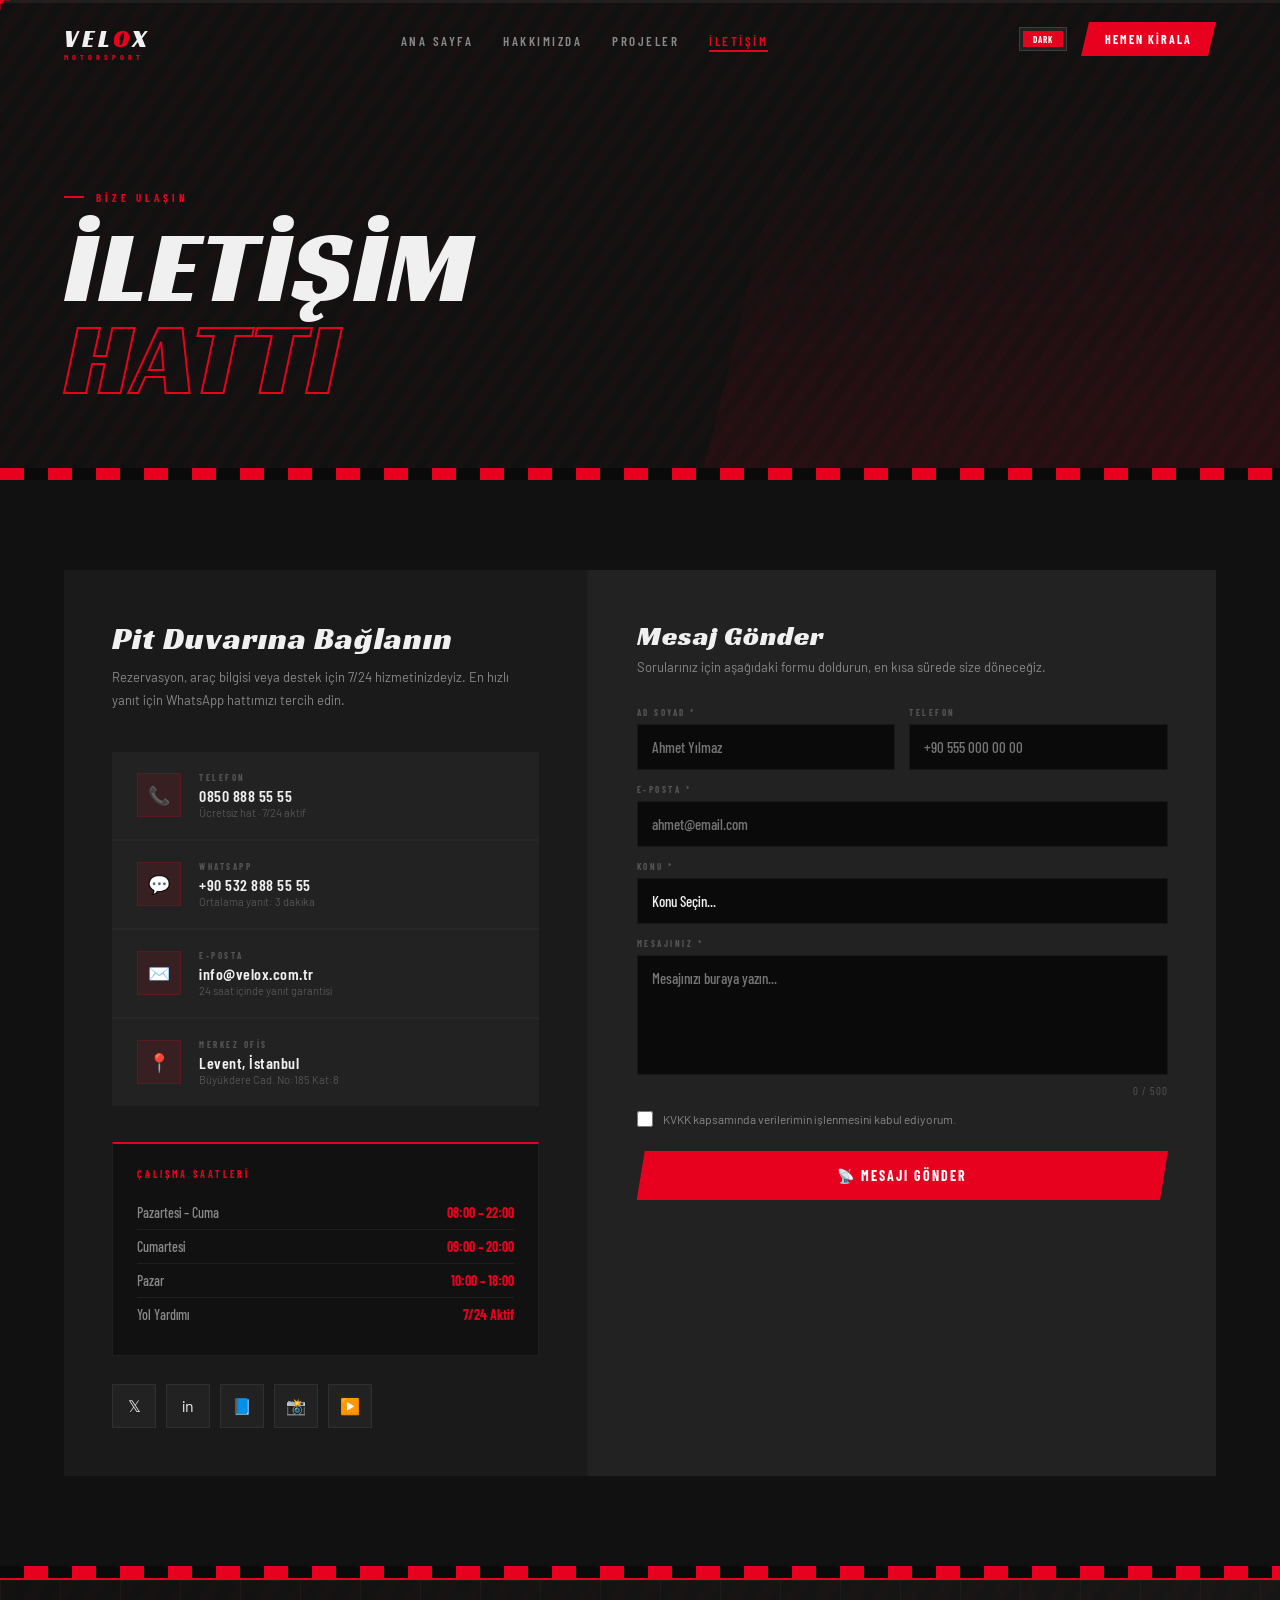
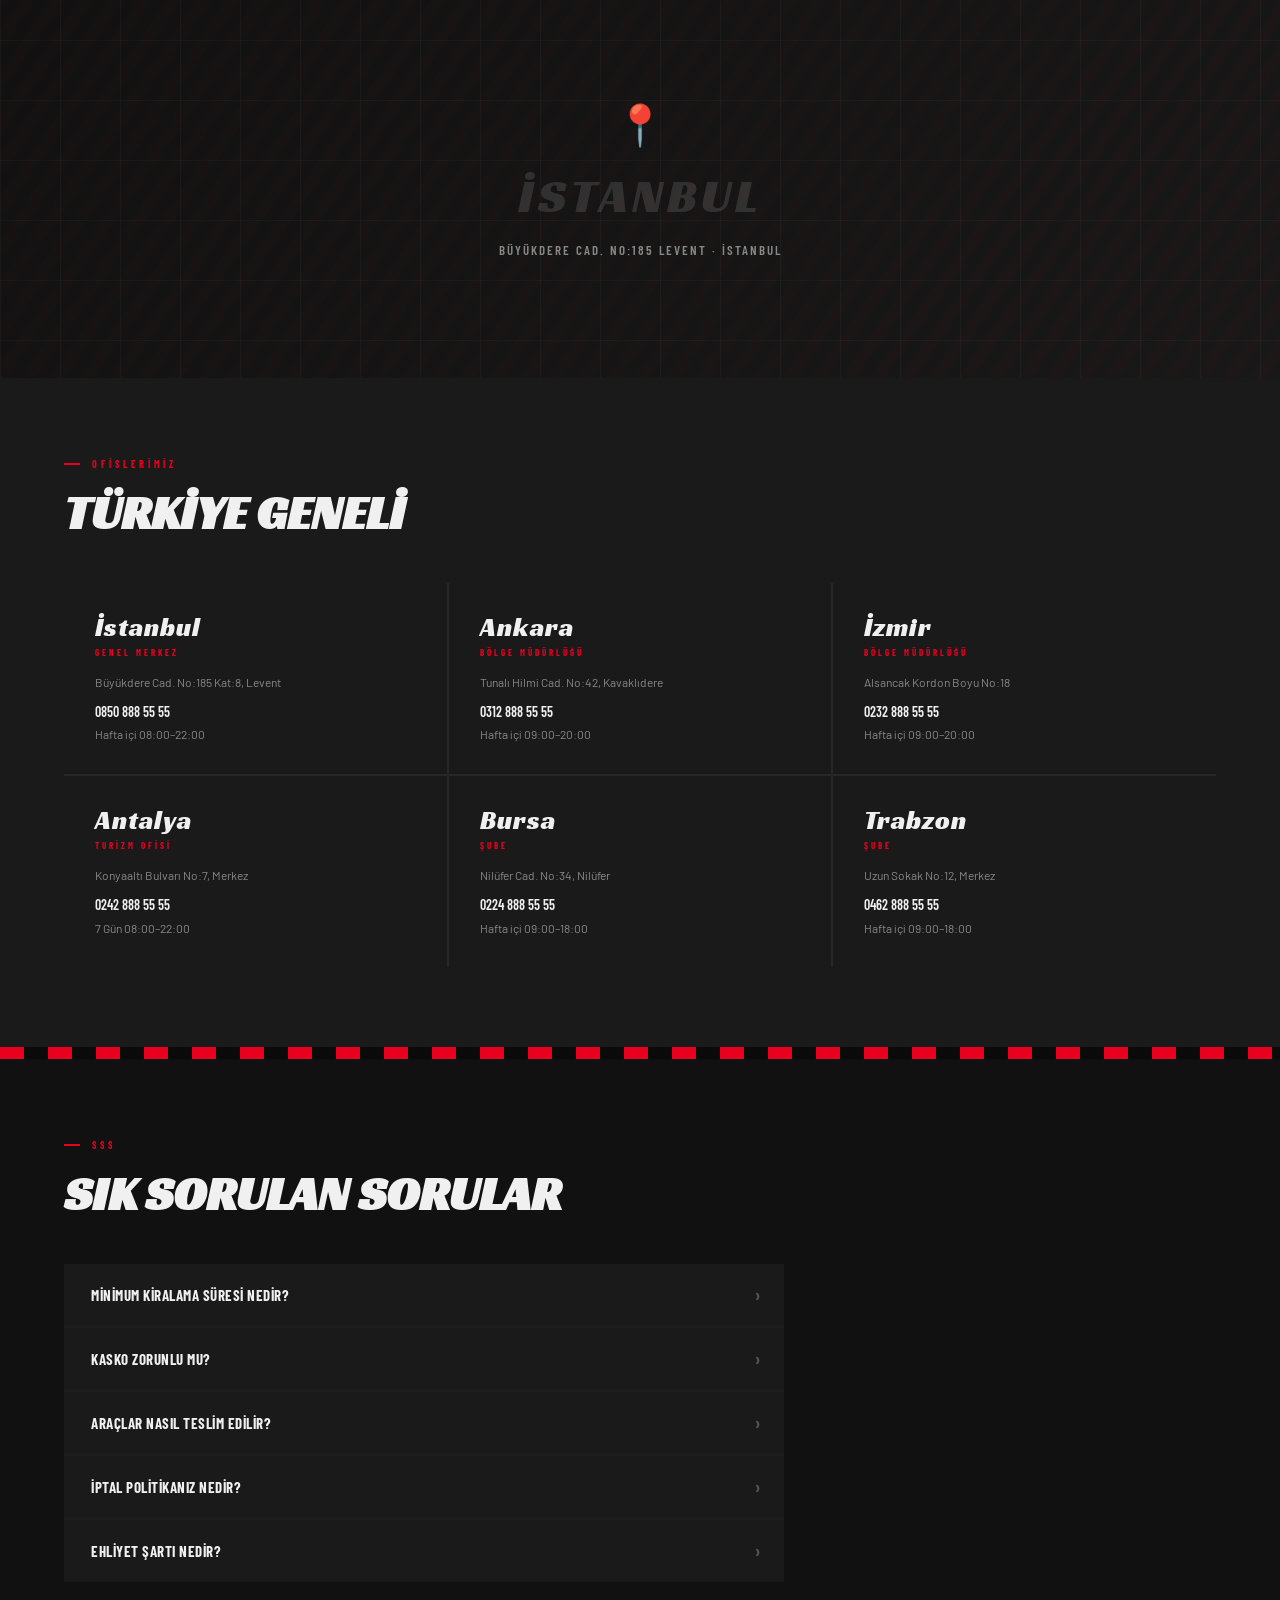
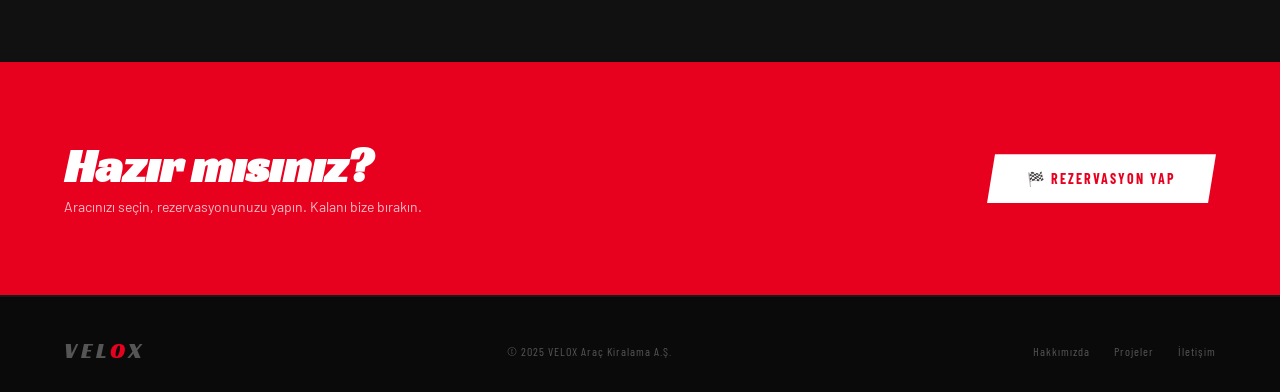
<file: iletisim.html>
<!DOCTYPE html>
<html lang="tr" data-theme="dark">
<head>
<meta charset="UTF-8">
<meta name="viewport" content="width=device-width, initial-scale=1.0">
<title>VELOX — İletişim</title>
<link href="https://fonts.googleapis.com/css2?family=Racing+Sans+One&family=Barlow+Condensed:wght@400;500;600;700;800;900&family=Barlow:wght@300;400;500;600&display=swap" rel="stylesheet">
<style>
:root {
  --bg:#0a0a0a; --bg2:#111; --bg3:#181818;
  --surface:#1a1a1a; --surface2:#222; --surface3:#2a2a2a;
  --red:#e8001f; --red2:#ff1a35; --red-dim:rgba(232,0,31,.1); --red-glow:rgba(232,0,31,.25);
  --text:#f0f0f0; --text-dim:#888; --text-muted:#555;
  --border:rgba(255,255,255,.06); --border2:rgba(255,255,255,.12);
  --carbon:repeating-linear-gradient(45deg,rgba(255,255,255,.015) 0px,rgba(255,255,255,.015) 1px,transparent 1px,transparent 8px),repeating-linear-gradient(-45deg,rgba(255,255,255,.015) 0px,rgba(255,255,255,.015) 1px,transparent 1px,transparent 8px);
  --clip:polygon(8px 0%,100% 0%,calc(100% - 8px) 100%,0% 100%);
  --tr:all .3s cubic-bezier(.25,.8,.25,1);
}
[data-theme="light"]{
  --bg:#f0f0ee; --bg2:#e8e8e6; --bg3:#e0e0de;
  --surface:#fff; --surface2:#f4f4f2; --surface3:#ebebea;
  --red:#cc0018; --red2:#e8001f; --red-dim:rgba(204,0,24,.07); --red-glow:rgba(204,0,24,.15);
  --text:#0d0d0d; --text-dim:#555; --text-muted:#999;
  --border:rgba(0,0,0,.08); --border2:rgba(0,0,0,.16);
}
*,*::before,*::after{margin:0;padding:0;box-sizing:border-box;}
html{scroll-behavior:smooth;}
body{background:var(--bg);background-image:var(--carbon);color:var(--text);font-family:'Barlow',sans-serif;overflow-x:hidden;cursor:none;transition:background .5s,color .5s;}
::-webkit-scrollbar{width:4px;} ::-webkit-scrollbar-track{background:var(--bg2);} ::-webkit-scrollbar-thumb{background:var(--red);}
.cursor{width:8px;height:8px;background:var(--red);border-radius:50%;position:fixed;pointer-events:none;z-index:99999;transform:translate(-50%,-50%);box-shadow:0 0 12px var(--red-glow);}
.cursor-cross{position:fixed;pointer-events:none;z-index:99998;transform:translate(-50%,-50%);}
.cursor-cross::before,.cursor-cross::after{content:'';position:absolute;background:rgba(232,0,31,.5);}
.cursor-cross::before{width:20px;height:1px;top:0;left:-10px;}
.cursor-cross::after{width:1px;height:20px;top:-10px;left:0;}
.cursor.hov{width:4px;height:4px;background:#f0f0f0;}
#prog{position:fixed;top:0;left:0;right:0;height:3px;z-index:9999;background:var(--border);}
#prog-fill{height:100%;background:linear-gradient(90deg,var(--red),var(--red2));width:0;transition:width .08s linear;box-shadow:0 0 12px var(--red-glow);}

nav{position:fixed;top:0;left:0;right:0;z-index:1000;padding:22px 64px;display:flex;align-items:center;justify-content:space-between;transition:var(--tr);}
nav.sc{padding:14px 64px;background:rgba(10,10,10,.95);backdrop-filter:blur(20px);border-bottom:1px solid var(--border);}
[data-theme="light"] nav.sc{background:rgba(240,240,238,.95);}
.nav-logo{font-family:'Racing Sans One',cursive;font-size:24px;letter-spacing:4px;text-decoration:none;color:var(--text);position:relative;}
.nav-logo em{color:var(--red);font-style:normal;}
.nav-logo::after{content:'MOTORSPORT';position:absolute;bottom:-8px;left:0;font-family:'Barlow Condensed',sans-serif;font-size:8px;letter-spacing:4px;color:var(--red);font-weight:700;}
.nav-links{display:flex;gap:30px;list-style:none;}
.nav-links a{font-family:'Barlow Condensed',sans-serif;font-size:13px;font-weight:600;letter-spacing:2.5px;text-transform:uppercase;color:var(--text-dim);text-decoration:none;transition:color .25s;position:relative;}
.nav-links a::before{content:'';position:absolute;bottom:-3px;left:0;right:0;height:2px;background:var(--red);transform:scaleX(0);transform-origin:right;transition:transform .3s;}
.nav-links a:hover{color:var(--text);}
.nav-links a:hover::before,.nav-links a.active::before{transform:scaleX(1);transform-origin:left;}
.nav-links a.active{color:var(--red);}
.nav-right{display:flex;align-items:center;gap:14px;}
.theme-btn{width:48px;height:24px;cursor:none;background:var(--surface2);border:1px solid var(--border2);position:relative;overflow:hidden;}
.theme-ind{position:absolute;inset:3px;background:var(--red);display:flex;align-items:center;justify-content:center;font-family:'Barlow Condensed',sans-serif;font-size:9px;font-weight:700;letter-spacing:1px;color:#fff;}
.nav-cta{font-family:'Barlow Condensed',sans-serif;font-size:12px;font-weight:700;letter-spacing:2px;text-transform:uppercase;background:var(--red);color:#fff;border:none;padding:10px 24px;cursor:none;transition:var(--tr);clip-path:var(--clip);}
.nav-cta:hover{background:#fff;color:var(--red);}

.checker{height:12px;background:repeating-linear-gradient(90deg,var(--red) 0,var(--red) 24px,var(--bg) 24px,var(--bg) 48px);}
.checker.alt{background:repeating-linear-gradient(90deg,var(--bg) 0,var(--bg) 24px,var(--red) 24px,var(--red) 48px);}

/* PAGE HERO */
.page-hero{min-height:52vh;display:flex;align-items:flex-end;padding:160px 64px 64px;position:relative;overflow:hidden;background:var(--bg2);}
.page-hero-bg{position:absolute;inset:0;background:repeating-linear-gradient(-55deg,transparent,transparent 10px,rgba(232,0,31,.03) 10px,rgba(232,0,31,.03) 20px);}
.page-hero-slash{position:absolute;top:0;right:0;width:45%;height:100%;background:linear-gradient(170deg,transparent 30%,var(--red-dim) 100%);clip-path:polygon(20% 0,100% 0,100% 100%,0% 100%);}
.page-hero-slash::before{content:'';position:absolute;left:0;top:0;bottom:0;width:3px;background:linear-gradient(180deg,transparent,var(--red) 40%,var(--red) 60%,transparent);}
.page-eyebrow{display:flex;align-items:center;gap:12px;font-family:'Barlow Condensed',sans-serif;font-size:11px;font-weight:700;letter-spacing:4px;text-transform:uppercase;color:var(--red);margin-bottom:16px;}
.page-eyebrow::before{content:'';width:20px;height:2px;background:var(--red);}
.page-title{font-family:'Racing Sans One',cursive;font-size:clamp(52px,8vw,110px);line-height:.9;letter-spacing:1px;position:relative;z-index:2;}
.page-title span{display:block;}
.page-title .t-out{-webkit-text-stroke:2px var(--red);color:transparent;}

/* CONTACT GRID */
.contact-section{padding:90px 64px;background:var(--bg2);}
.contact-grid{display:grid;grid-template-columns:1fr 1.2fr;gap:2px;background:var(--border);}

/* INFO PANEL */
.info-panel{background:var(--surface);padding:48px;}
.info-title{font-family:'Racing Sans One',cursive;font-size:32px;letter-spacing:1px;margin-bottom:8px;}
.info-sub{font-size:13px;color:var(--text-dim);line-height:1.75;margin-bottom:40px;}
.contact-items{display:flex;flex-direction:column;gap:2px;background:var(--border);margin-bottom:36px;}
.contact-item{background:var(--surface2);padding:20px 22px;display:flex;align-items:center;gap:18px;border-left:3px solid transparent;transition:var(--tr);cursor:none;}
.contact-item:hover{border-left-color:var(--red);background:var(--surface3);}
.contact-ico{width:44px;height:44px;background:var(--red-dim);border:1px solid rgba(232,0,31,.2);display:flex;align-items:center;justify-content:center;font-size:18px;flex-shrink:0;transition:var(--tr);}
.contact-item:hover .contact-ico{background:var(--red);border-color:var(--red);}
.contact-label{font-family:'Barlow Condensed',sans-serif;font-size:9px;font-weight:700;letter-spacing:2.5px;text-transform:uppercase;color:var(--text-muted);margin-bottom:3px;}
.contact-value{font-family:'Barlow Condensed',sans-serif;font-size:16px;font-weight:600;letter-spacing:0.5px;color:var(--text);}
.contact-note{font-size:11px;color:var(--text-muted);margin-top:1px;}

/* Hours */
.hours-box{background:var(--bg2);border:1px solid var(--border);border-top:2px solid var(--red);padding:24px;margin-bottom:28px;}
.hours-title{font-family:'Barlow Condensed',sans-serif;font-size:10px;font-weight:700;letter-spacing:3px;text-transform:uppercase;color:var(--red);margin-bottom:16px;}
.hours-row{display:flex;justify-content:space-between;align-items:center;padding:8px 0;border-bottom:1px solid var(--border);font-family:'Barlow Condensed',sans-serif;font-size:14px;font-weight:500;}
.hours-row:last-child{border-bottom:none;}
.hours-day{color:var(--text-dim);}
.hours-time{font-weight:700;}
.hours-time.open{color:var(--red);}

/* Social */
.social-row{display:flex;gap:10px;}
.soc-btn{width:44px;height:44px;background:var(--surface2);border:1px solid var(--border);display:flex;align-items:center;justify-content:center;font-size:16px;cursor:none;transition:var(--tr);}
.soc-btn:hover{background:var(--red);border-color:var(--red);}

/* FORM PANEL */
.form-panel{background:var(--surface2);padding:48px;}
.form-title{font-family:'Racing Sans One',cursive;font-size:28px;letter-spacing:1px;margin-bottom:6px;}
.form-sub{font-size:13px;color:var(--text-dim);margin-bottom:32px;}
.f-row{display:grid;grid-template-columns:1fr 1fr;gap:14px;margin-bottom:14px;}
.f-row.full{grid-template-columns:1fr;}
.f-group{display:flex;flex-direction:column;gap:6px;}
.f-group label{font-family:'Barlow Condensed',sans-serif;font-size:9px;font-weight:700;letter-spacing:2.5px;text-transform:uppercase;color:var(--text-muted);}
.f-group input,.f-group select,.f-group textarea{background:var(--bg);border:1px solid var(--border);color:var(--text);padding:13px 14px;font-family:'Barlow Condensed',sans-serif;font-size:15px;font-weight:500;outline:none;transition:var(--tr);appearance:none;cursor:none;}
.f-group input:focus,.f-group select:focus,.f-group textarea:focus{border-color:var(--red);background:var(--red-dim);box-shadow:0 0 0 2px rgba(232,0,31,.1);}
.f-group textarea{resize:none;height:120px;}
.f-group select option{background:var(--surface);}
.f-group.err input,.f-group.err select,.f-group.err textarea{border-color:#ff4444!important;}
.err-txt{font-size:11px;color:#ff4444;display:none;}
.f-group.err .err-txt{display:block;}

/* Char count */
.char-count{font-family:'Barlow Condensed',sans-serif;font-size:11px;color:var(--text-muted);text-align:right;margin-top:3px;letter-spacing:1px;}

.submit-btn{font-family:'Barlow Condensed',sans-serif;font-size:14px;font-weight:700;letter-spacing:2px;text-transform:uppercase;background:var(--red);color:#fff;border:none;padding:16px 48px;cursor:none;transition:var(--tr);clip-path:var(--clip);position:relative;overflow:hidden;width:100%;margin-top:8px;}
.submit-btn::after{content:'';position:absolute;top:0;left:-100%;width:60%;height:100%;background:linear-gradient(90deg,transparent,rgba(255,255,255,.25),transparent);transition:left .5s;}
.submit-btn:hover::after{left:150%;}
.submit-btn:hover{background:var(--red2);box-shadow:0 0 40px var(--red-glow);}
.submit-btn:disabled{background:var(--surface3);color:var(--text-muted);cursor:not-allowed;clip-path:none;box-shadow:none;}

/* Success state */
.form-success{display:none;text-align:center;padding:48px 20px;}
.form-success.show{display:block;}
.form-success-flag{display:flex;justify-content:center;margin-bottom:24px;}
.success-flag-inner{display:grid;grid-template-columns:repeat(6,16px);grid-template-rows:repeat(3,16px);}
.sf-c:nth-child(odd){background:#fff;}
.sf-c:nth-child(even){background:#111;}
.form-success h3{font-family:'Racing Sans One',cursive;font-size:38px;letter-spacing:1px;margin-bottom:10px;}
.form-success p{font-size:13px;color:var(--text-dim);line-height:1.7;max-width:320px;margin:0 auto 28px;}
.success-id{font-family:'Racing Sans One',cursive;font-size:20px;letter-spacing:4px;color:var(--red);padding:10px 24px;background:var(--red-dim);border:1px solid rgba(232,0,31,.25);display:inline-block;}

/* MAP section */
.map-section{padding:0;background:var(--bg);position:relative;}
.map-wrap{height:400px;position:relative;overflow:hidden;background:var(--surface);border-top:2px solid var(--red);}
.map-placeholder{width:100%;height:100%;background:linear-gradient(135deg,var(--bg2),var(--bg3));display:flex;align-items:center;justify-content:center;flex-direction:column;gap:16px;position:relative;overflow:hidden;}
.map-placeholder::before{content:'';position:absolute;inset:0;background:repeating-linear-gradient(-55deg,transparent,transparent 12px,rgba(232,0,31,.025) 12px,rgba(232,0,31,.025) 24px);}
.map-grid{position:absolute;inset:0;background-image:linear-gradient(rgba(255,255,255,.03) 1px,transparent 1px),linear-gradient(90deg,rgba(255,255,255,.03) 1px,transparent 1px);background-size:60px 60px;}
.map-label{font-family:'Racing Sans One',cursive;font-size:48px;color:var(--border2);letter-spacing:4px;position:relative;z-index:1;}
.map-pin{font-size:40px;position:relative;z-index:1;animation:pinBounce 2s ease-in-out infinite;}
@keyframes pinBounce{0%,100%{transform:translateY(0);}50%{transform:translateY(-12px);}}
.map-address{font-family:'Barlow Condensed',sans-serif;font-size:13px;font-weight:600;letter-spacing:2px;text-transform:uppercase;color:var(--text-dim);position:relative;z-index:1;}

/* Office cards */
.offices-section{padding:80px 64px;background:var(--surface);}
.offices-grid{display:grid;grid-template-columns:repeat(3,1fr);gap:2px;background:var(--border);margin-top:40px;}
.office-card{background:var(--surface);padding:28px;border-left:3px solid transparent;transition:var(--tr);opacity:0;transform:translateY(20px);}
.office-card.vis{opacity:1;transform:translateY(0);}
.office-card:hover{border-left-color:var(--red);background:var(--surface2);}
.office-city{font-family:'Racing Sans One',cursive;font-size:26px;letter-spacing:1px;margin-bottom:4px;}
.office-type{font-family:'Barlow Condensed',sans-serif;font-size:9px;font-weight:700;letter-spacing:3px;text-transform:uppercase;color:var(--red);margin-bottom:14px;}
.office-info{font-size:12px;color:var(--text-dim);line-height:1.8;}
.office-info strong{display:block;color:var(--text);font-family:'Barlow Condensed',sans-serif;font-size:14px;font-weight:600;margin-top:6px;}

/* FAQ */
.faq-section{padding:80px 64px;background:var(--bg2);}
.faq-list{max-width:720px;margin-top:40px;display:flex;flex-direction:column;gap:2px;background:var(--border);}
.faq-item{background:var(--surface);overflow:hidden;}
.faq-q{display:flex;justify-content:space-between;align-items:center;padding:20px 24px;cursor:none;transition:var(--tr);font-family:'Barlow Condensed',sans-serif;font-size:15px;font-weight:700;letter-spacing:0.5px;text-transform:uppercase;border-left:3px solid transparent;}
.faq-item.open .faq-q{border-left-color:var(--red);background:var(--red-dim);color:var(--red);}
.faq-arrow{font-size:18px;transition:transform .3s;color:var(--text-muted);flex-shrink:0;}
.faq-item.open .faq-arrow{transform:rotate(90deg);color:var(--red);}
.faq-a{max-height:0;overflow:hidden;transition:max-height .4s ease,padding .4s;}
.faq-a-inner{padding:0 24px;font-size:13px;color:var(--text-dim);line-height:1.75;}
.faq-item.open .faq-a{max-height:200px;}
.faq-item.open .faq-a-inner{padding:16px 24px 20px;}

/* CTA */
.cta-banner{background:var(--red);padding:80px 64px;display:flex;align-items:center;justify-content:space-between;gap:40px;flex-wrap:wrap;}
.cta-banner h2{font-family:'Racing Sans One',cursive;font-size:clamp(28px,4vw,48px);color:#fff;line-height:1;}
.cta-banner p{font-size:14px;color:rgba(255,255,255,.75);margin-top:8px;}
.btn-white{font-family:'Barlow Condensed',sans-serif;font-size:14px;font-weight:700;letter-spacing:2px;text-transform:uppercase;background:#fff;color:var(--red);border:none;padding:16px 40px;cursor:none;transition:var(--tr);clip-path:var(--clip);white-space:nowrap;}
.btn-white:hover{background:#000;color:#fff;}

footer{background:var(--bg);border-top:2px solid var(--border);padding:40px 64px 28px;}
.footer-bottom{display:flex;justify-content:space-between;align-items:center;font-family:'Barlow Condensed',sans-serif;font-size:12px;letter-spacing:1px;color:var(--text-muted);flex-wrap:wrap;gap:10px;}
.footer-links{display:flex;gap:24px;}
.footer-links a{color:var(--text-muted);text-decoration:none;font-size:12px;transition:color .25s;}
.footer-links a:hover{color:var(--red);}
.footer-logo{font-family:'Racing Sans One',cursive;font-size:22px;letter-spacing:4px;}
.footer-logo em{color:var(--red);font-style:normal;}

/* Toast */
.toast{position:fixed;bottom:32px;right:32px;z-index:3000;background:var(--surface);border:1px solid var(--border);border-left:3px solid var(--red);padding:14px 22px;display:flex;align-items:center;gap:12px;font-family:'Barlow Condensed',sans-serif;font-size:14px;font-weight:500;letter-spacing:.5px;transform:translateX(120%);opacity:0;transition:transform .4s cubic-bezier(.25,.8,.25,1),opacity .4s;max-width:320px;}
.toast.show{transform:translateX(0);opacity:1;}
.toast-prog{position:absolute;bottom:0;left:0;height:2px;background:var(--red);animation:toastP 3.5s linear forwards;}
@keyframes toastP{from{width:100%}to{width:0}}

.rev{opacity:0;transform:translateY(28px);transition:opacity .65s,transform .65s;}
.rev.vis{opacity:1;transform:translateY(0);}
</style>
</head>
<body>
<div id="prog"><div id="prog-fill"></div></div>
<div class="cursor" id="cursor"></div>
<div class="cursor-cross" id="cc"></div>

<!-- NAV -->
<nav id="nav">
  <a href="../index.html" class="nav-logo">VEL<em>O</em>X</a>
  <ul class="nav-links">
    <li><a href="../index.html">Ana Sayfa</a></li>
    <li><a href="about.html">Hakkımızda</a></li>
    <li><a href="projects.html">Projeler</a></li>
    <li><a href="contact.html" class="active">İletişim</a></li>
  </ul>
  <div class="nav-right">
    <div class="theme-btn" id="themeBtn"><div class="theme-ind" id="themeInd">DARK</div></div>
    <button class="nav-cta" onclick="location.href='../index.html#booking'">Hemen Kirala</button>
  </div>
</nav>

<!-- HERO -->
<div class="page-hero">
  <div class="page-hero-bg"></div>
  <div class="page-hero-slash"></div>
  <div style="position:relative;z-index:2;">
    <div class="page-eyebrow">Bize Ulaşın</div>
    <div class="page-title">
      <span>İLETİŞİM</span>
      <span class="t-out">HATTI</span>
    </div>
  </div>
</div>

<div class="checker"></div>

<!-- CONTACT MAIN -->
<div class="contact-section">
  <div class="contact-grid">

    <!-- INFO -->
    <div class="info-panel rev">
      <div class="info-title">Pit Duvarına Bağlanın</div>
      <p class="info-sub">Rezervasyon, araç bilgisi veya destek için 7/24 hizmetinizdeyiz. En hızlı yanıt için WhatsApp hattımızı tercih edin.</p>

      <div class="contact-items">
        <div class="contact-item">
          <div class="contact-ico">📞</div>
          <div>
            <div class="contact-label">Telefon</div>
            <div class="contact-value">0850 888 55 55</div>
            <div class="contact-note">Ücretsiz hat · 7/24 aktif</div>
          </div>
        </div>
        <div class="contact-item">
          <div class="contact-ico">💬</div>
          <div>
            <div class="contact-label">WhatsApp</div>
            <div class="contact-value">+90 532 888 55 55</div>
            <div class="contact-note">Ortalama yanıt: 3 dakika</div>
          </div>
        </div>
        <div class="contact-item">
          <div class="contact-ico">✉️</div>
          <div>
            <div class="contact-label">E-posta</div>
            <div class="contact-value">info@velox.com.tr</div>
            <div class="contact-note">24 saat içinde yanıt garantisi</div>
          </div>
        </div>
        <div class="contact-item">
          <div class="contact-ico">📍</div>
          <div>
            <div class="contact-label">Merkez Ofis</div>
            <div class="contact-value">Levent, İstanbul</div>
            <div class="contact-note">Büyükdere Cad. No:185 Kat:8</div>
          </div>
        </div>
      </div>

      <div class="hours-box">
        <div class="hours-title">Çalışma Saatleri</div>
        <div class="hours-row"><span class="hours-day">Pazartesi – Cuma</span><span class="hours-time open">08:00 – 22:00</span></div>
        <div class="hours-row"><span class="hours-day">Cumartesi</span><span class="hours-time open">09:00 – 20:00</span></div>
        <div class="hours-row"><span class="hours-day">Pazar</span><span class="hours-time open">10:00 – 18:00</span></div>
        <div class="hours-row"><span class="hours-day">Yol Yardımı</span><span class="hours-time open">7/24 Aktif</span></div>
      </div>

      <div class="social-row">
        <div class="soc-btn">𝕏</div>
        <div class="soc-btn">in</div>
        <div class="soc-btn">📘</div>
        <div class="soc-btn">📸</div>
        <div class="soc-btn">▶️</div>
      </div>
    </div>

    <!-- FORM -->
    <div class="form-panel rev">
      <div id="formContent">
        <div class="form-title">Mesaj Gönder</div>
        <p class="form-sub">Sorularınız için aşağıdaki formu doldurun, en kısa sürede size döneceğiz.</p>

        <div class="f-row">
          <div class="f-group" id="fg-name"><label>Ad Soyad *</label><input type="text" id="f-name" placeholder="Ahmet Yılmaz"><span class="err-txt">Bu alan zorunludur.</span></div>
          <div class="f-group" id="fg-phone"><label>Telefon</label><input type="tel" id="f-phone" placeholder="+90 555 000 00 00"></div>
        </div>
        <div class="f-row full">
          <div class="f-group" id="fg-email"><label>E-posta *</label><input type="email" id="f-email" placeholder="ahmet@email.com"><span class="err-txt">Geçerli e-posta girin.</span></div>
        </div>
        <div class="f-row full">
          <div class="f-group">
            <label>Konu *</label>
            <select id="f-subject">
              <option value="">Konu Seçin...</option>
              <option value="rezervasyon">Rezervasyon Hakkında</option>
              <option value="arac">Araç Bilgisi</option>
              <option value="fiyat">Fiyat & Kampanya</option>
              <option value="sikayet">Şikayet & Öneri</option>
              <option value="kurumsal">Kurumsal Kiralama</option>
              <option value="diger">Diğer</option>
            </select>
          </div>
        </div>
        <div class="f-row full">
          <div class="f-group" id="fg-msg">
            <label>Mesajınız *</label>
            <textarea id="f-msg" placeholder="Mesajınızı buraya yazın..." oninput="updateChar()"></textarea>
            <div class="char-count"><span id="charCount">0</span> / 500</div>
            <span class="err-txt">En az 10 karakter girin.</span>
          </div>
        </div>

        <div style="display:flex;align-items:center;gap:10px;margin-bottom:16px;font-size:12px;color:var(--text-dim);">
          <input type="checkbox" id="f-agree" style="width:16px;height:16px;accent-color:var(--red);cursor:none;">
          <label for="f-agree" style="cursor:none;">KVKK kapsamında verilerimin işlenmesini kabul ediyorum.</label>
        </div>

        <button class="submit-btn" id="submitBtn" onclick="sendForm()">📡 Mesajı Gönder</button>
      </div>

      <!-- SUCCESS -->
      <div class="form-success" id="formSuccess">
        <div class="form-success-flag"><div class="success-flag-inner" id="sflag"></div></div>
        <h3>MESAJINIZ ALINDI!</h3>
        <p>En geç 24 saat içinde size geri döneceğiz. WhatsApp'tan daha hızlı yanıt alabilirsiniz.</p>
        <div class="success-id" id="ticketId">TKT-00000</div>
        <br><br>
        <button class="submit-btn" style="width:auto;padding:14px 32px;" onclick="resetForm()">← Yeni Mesaj Gönder</button>
      </div>
    </div>
  </div>
</div>

<div class="checker alt"></div>

<!-- MAP -->
<div class="map-section">
  <div class="map-wrap">
    <div class="map-placeholder">
      <div class="map-grid"></div>
      <div class="map-pin">📍</div>
      <div class="map-label">İSTANBUL</div>
      <div class="map-address">Büyükdere Cad. No:185 Levent · İstanbul</div>
    </div>
  </div>
</div>

<!-- OFFICES -->
<div class="offices-section">
  <div style="display:flex;align-items:center;gap:12px;font-family:'Barlow Condensed',sans-serif;font-size:10px;font-weight:700;letter-spacing:4px;text-transform:uppercase;color:var(--red);margin-bottom:12px;" class="rev"><span style="width:16px;height:2px;background:var(--red);display:inline-block;"></span>Ofislerimiz</div>
  <h2 style="font-family:'Racing Sans One',cursive;font-size:clamp(28px,4vw,48px);margin-bottom:0;" class="rev">TÜRKİYE GENELİ</h2>
  <div class="offices-grid">
    <div class="office-card">
      <div class="office-city">İstanbul</div>
      <div class="office-type">Genel Merkez</div>
      <div class="office-info">Büyükdere Cad. No:185 Kat:8, Levent<strong>0850 888 55 55</strong>Hafta içi 08:00–22:00</div>
    </div>
    <div class="office-card">
      <div class="office-city">Ankara</div>
      <div class="office-type">Bölge Müdürlüğü</div>
      <div class="office-info">Tunalı Hilmi Cad. No:42, Kavaklıdere<strong>0312 888 55 55</strong>Hafta içi 09:00–20:00</div>
    </div>
    <div class="office-card">
      <div class="office-city">İzmir</div>
      <div class="office-type">Bölge Müdürlüğü</div>
      <div class="office-info">Alsancak Kordon Boyu No:18<strong>0232 888 55 55</strong>Hafta içi 09:00–20:00</div>
    </div>
    <div class="office-card">
      <div class="office-city">Antalya</div>
      <div class="office-type">Turizm Ofisi</div>
      <div class="office-info">Konyaaltı Bulvarı No:7, Merkez<strong>0242 888 55 55</strong>7 Gün 08:00–22:00</div>
    </div>
    <div class="office-card">
      <div class="office-city">Bursa</div>
      <div class="office-type">Şube</div>
      <div class="office-info">Nilüfer Cad. No:34, Nilüfer<strong>0224 888 55 55</strong>Hafta içi 09:00–18:00</div>
    </div>
    <div class="office-card">
      <div class="office-city">Trabzon</div>
      <div class="office-type">Şube</div>
      <div class="office-info">Uzun Sokak No:12, Merkez<strong>0462 888 55 55</strong>Hafta içi 09:00–18:00</div>
    </div>
  </div>
</div>

<div class="checker"></div>

<!-- FAQ -->
<div class="faq-section">
  <div style="display:flex;align-items:center;gap:12px;font-family:'Barlow Condensed',sans-serif;font-size:10px;font-weight:700;letter-spacing:4px;text-transform:uppercase;color:var(--red);margin-bottom:12px;" class="rev"><span style="width:16px;height:2px;background:var(--red);display:inline-block;"></span>SSS</div>
  <h2 style="font-family:'Racing Sans One',cursive;font-size:clamp(28px,4vw,48px);margin-bottom:0;" class="rev">SIK SORULAN SORULAR</h2>
  <div class="faq-list rev">
    <div class="faq-item">
      <div class="faq-q" onclick="toggleFaq(this)">Minimum kiralama süresi nedir? <span class="faq-arrow">›</span></div>
      <div class="faq-a"><div class="faq-a-inner">Minimum kiralama süremiz 1 gündür. Günlük, haftalık ve aylık kiralama seçenekleri sunuyoruz. Uzun süreli kiralamalarda özel indirimler uygulanmaktadır.</div></div>
    </div>
    <div class="faq-item">
      <div class="faq-q" onclick="toggleFaq(this)">Kasko zorunlu mu? <span class="faq-arrow">›</span></div>
      <div class="faq-a"><div class="faq-a-inner">Tüm araçlarımız standart kasko ile teslim edilir. İlave olarak mini hasar güvencesi içeren "Tam Kasko Upgrade" paketimizi de tercih edebilirsiniz.</div></div>
    </div>
    <div class="faq-item">
      <div class="faq-q" onclick="toggleFaq(this)">Araçlar nasıl teslim edilir? <span class="faq-arrow">›</span></div>
      <div class="faq-a"><div class="faq-a-inner">16 havalimanında araç sizi kapıda karşılar. Şehir içi adresinize teslimat seçeneği de mevcuttur (ek ücret uygulanır). Ayrıca ofislerimizden bizzat teslim alabilirsiniz.</div></div>
    </div>
    <div class="faq-item">
      <div class="faq-q" onclick="toggleFaq(this)">İptal politikanız nedir? <span class="faq-arrow">›</span></div>
      <div class="faq-a"><div class="faq-a-inner">Rezervasyon tarihinden 48 saat öncesine kadar yapılan iptallerde tam iade yapılır. 24-48 saat arasında %50 iade uygulanır. 24 saatten kısa sürede yapılan iptallerde iade yapılmamaktadır.</div></div>
    </div>
    <div class="faq-item">
      <div class="faq-q" onclick="toggleFaq(this)">Ehliyet şartı nedir? <span class="faq-arrow">›</span></div>
      <div class="faq-a"><div class="faq-a-inner">En az 2 yıllık geçerli Türk veya uluslararası ehliyete sahip olmanız gerekmektedir. Lüks araçlar için minimum 3 yıl sürücülük deneyimi aranmaktadır.</div></div>
    </div>
  </div>
</div>

<!-- CTA -->
<div class="cta-banner">
  <div><h2>Hazır mısınız?</h2><p>Aracınızı seçin, rezervasyonunuzu yapın. Kalanı bize bırakın.</p></div>
  <button class="btn-white" onclick="location.href='../index.html#booking'">🏁 Rezervasyon Yap</button>
</div>

<!-- FOOTER -->
<footer>
  <div class="footer-bottom">
    <span class="footer-logo">VEL<em>O</em>X</span>
    <span>© 2025 VELOX Araç Kiralama A.Ş.</span>
    <div class="footer-links"><a href="about.html">Hakkımızda</a><a href="projects.html">Projeler</a><a href="contact.html">İletişim</a></div>
  </div>
</footer>

<!-- TOAST -->
<div class="toast" id="toast">
  <span id="t-ico">✓</span>
  <span id="t-msg">İşlem başarılı</span>
  <div class="toast-prog" id="t-prog"></div>
</div>

<script>
// Build success flag
const sfEl=document.getElementById('sflag');
for(let i=0;i<18;i++){const c=document.createElement('div');c.className='sf-c';sfEl.appendChild(c);}

// Cursor
const cur=document.getElementById('cursor'),cc=document.getElementById('cc');
let mx=0,my=0,cx=0,cy=0;
document.addEventListener('mousemove',e=>{mx=e.clientX;my=e.clientY;cur.style.left=mx+'px';cur.style.top=my+'px';});
(function loop(){cx+=(mx-cx)*.12;cy+=(my-cy)*.12;cc.style.left=cx+'px';cc.style.top=cy+'px';requestAnimationFrame(loop);})();
document.querySelectorAll('a,button,.contact-item,.soc-btn,.office-card,.faq-q').forEach(el=>{el.addEventListener('mouseenter',()=>cur.classList.add('hov'));el.addEventListener('mouseleave',()=>cur.classList.remove('hov'));});

// Scroll
window.addEventListener('scroll',()=>{document.getElementById('nav').classList.toggle('sc',scrollY>50);document.getElementById('prog-fill').style.width=(scrollY/(document.documentElement.scrollHeight-innerHeight)*100)+'%';});

// Theme
document.getElementById('themeBtn').addEventListener('click',()=>{const h=document.documentElement;h.dataset.theme=h.dataset.theme==='dark'?'light':'dark';document.getElementById('themeInd').textContent=h.dataset.theme==='dark'?'DARK':'LIGHT';});

// Char count
function updateChar(){
  const v=document.getElementById('f-msg').value;
  document.getElementById('charCount').textContent=v.length;
  if(v.length>500)document.getElementById('f-msg').value=v.slice(0,500);
}

// Form submit
function sendForm(){
  let ok=true;
  const name=document.getElementById('f-name').value;
  const email=document.getElementById('f-email').value;
  const msg=document.getElementById('f-msg').value;
  const agree=document.getElementById('f-agree').checked;

  [['fg-name',name,v=>v.trim().length>1],['fg-email',email,v=>/^[^\s@]+@[^\s@]+\.[^\s@]+$/.test(v)],
   ['fg-msg',msg,v=>v.trim().length>=10]]
  .forEach(([g,v,t])=>{const fg=document.getElementById(g);if(!t(v)){fg.classList.add('err');ok=false;}else fg.classList.remove('err');});

  if(!agree){toast('KVKK onayı gereklidir','⚠️');ok=false;}
  if(!ok){toast('Lütfen zorunlu alanları doldurun','⚠️');return;}

  const btn=document.getElementById('submitBtn');
  btn.disabled=true;btn.textContent='Gönderiliyor...';
  setTimeout(()=>{
    document.getElementById('formContent').style.display='none';
    const s=document.getElementById('formSuccess');
    s.classList.add('show');
    document.getElementById('ticketId').textContent='TKT-'+Math.floor(Math.random()*99999).toString().padStart(5,'0');
    toast('Mesajınız başarıyla gönderildi!','✓');
  },1200);
}

function resetForm(){
  document.getElementById('formContent').style.display='block';
  document.getElementById('formSuccess').classList.remove('show');
  document.getElementById('f-name').value='';
  document.getElementById('f-email').value='';
  document.getElementById('f-phone').value='';
  document.getElementById('f-msg').value='';
  document.getElementById('charCount').textContent='0';
  document.getElementById('submitBtn').disabled=false;
  document.getElementById('submitBtn').textContent='📡 Mesajı Gönder';
}

// FAQ
function toggleFaq(el){
  const item=el.closest('.faq-item');
  const wasOpen=item.classList.contains('open');
  document.querySelectorAll('.faq-item').forEach(i=>i.classList.remove('open'));
  if(!wasOpen)item.classList.add('open');
}

// Toast
let tt;
function toast(msg,ico='✓'){
  clearTimeout(tt);
  document.getElementById('t-msg').textContent=msg;
  document.getElementById('t-ico').textContent=ico;
  const el=document.getElementById('toast'),p=document.getElementById('t-prog');
  el.classList.remove('show');void el.offsetWidth;
  p.style.animation='none';void p.offsetWidth;p.style.animation='toastP 3.5s linear forwards';
  el.classList.add('show');
  tt=setTimeout(()=>el.classList.remove('show'),3500);
}

// IO
const io=new IntersectionObserver(ents=>{ents.forEach(e=>{if(e.isIntersecting)e.target.classList.add('vis');});},{threshold:.1});
document.querySelectorAll('.rev,.office-card').forEach(el=>io.observe(el));
document.querySelectorAll('.office-card').forEach((c,i)=>c.style.transitionDelay=(i*.08)+'s');
</script>
</body>
</html>
</file>
